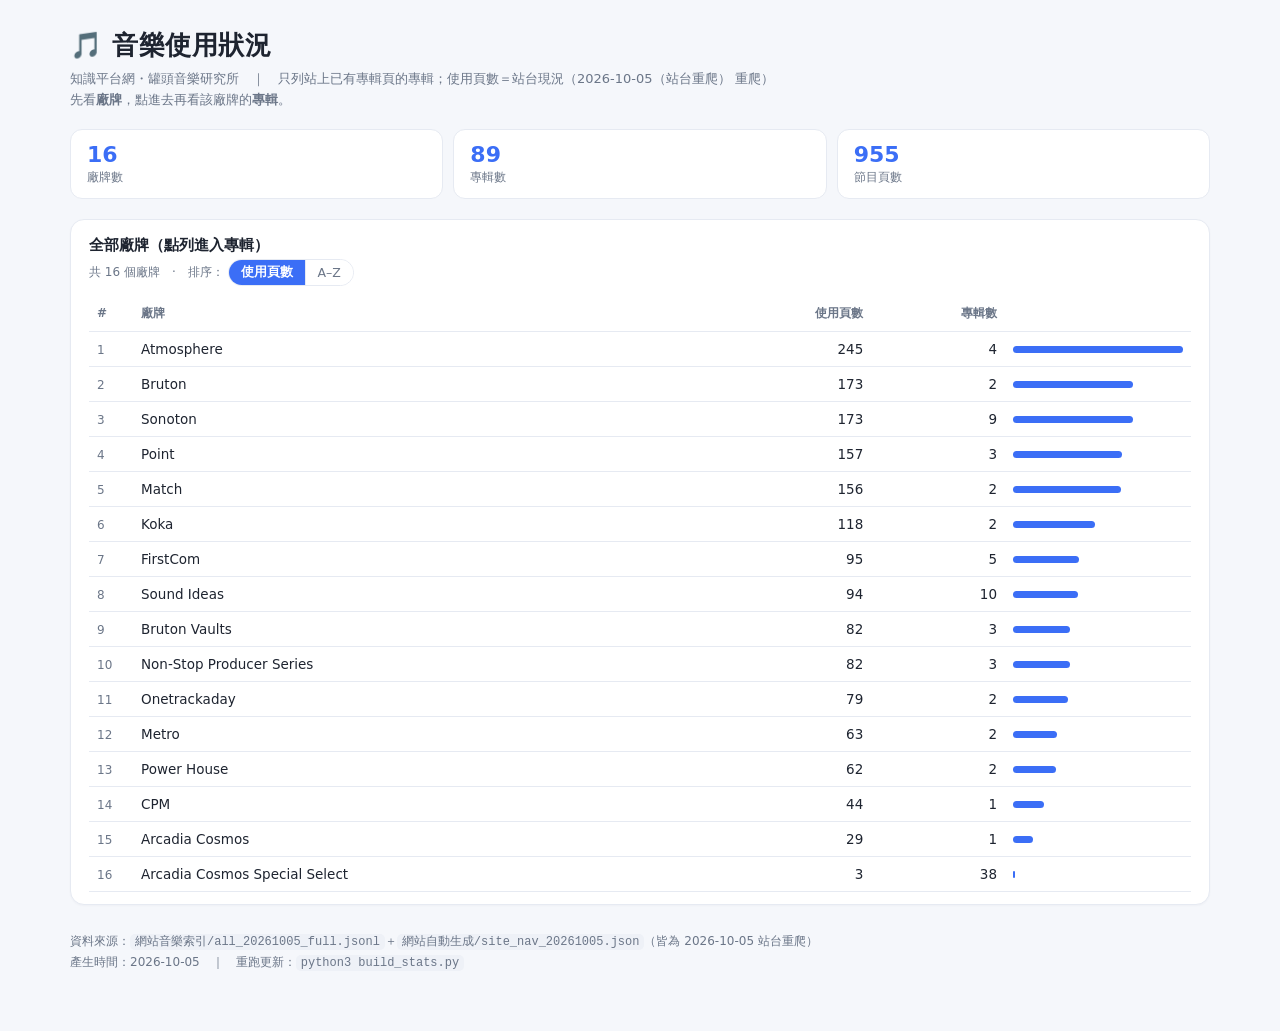
<file: index.html>
<!DOCTYPE html>
<html lang="zh-Hant">
<head>
<meta charset="utf-8">
<meta name="viewport" content="width=device-width, initial-scale=1">
<title>音樂使用狀況｜廠牌 → 專輯</title>
<link rel="stylesheet" href="style.css">
</head>
<body>
<div class="wrap">
  <header>
    <h1>🎵 音樂使用狀況</h1>
    <div class="sub">知識平台網・罐頭音樂研究所　｜　只列站上已有專輯頁的專輯；使用頁數＝站台現況（<span id="srcdate">—</span> 重爬）<br>
      先看<b>廠牌</b>，點進去再看該廠牌的<b>專輯</b>。</div>
    <div class="chips" id="chips"></div>
    <div class="err" id="err">載入 stats.json 失敗。請確認與 index.html 同目錄，並以 http(s) 開啟。</div>
  </header>

  <div class="grid">
    <div class="card wide">
      <h2>全部廠牌（點列進入專輯）</h2>
      <p class="hint">共 <span id="labcount">—</span> 個廠牌　·　排序：
        <span class="seg" id="sortbar">
          <button data-sort="count" class="on">使用頁數</button>
          <button data-sort="az">A–Z</button>
        </span></p>
      <table><thead><tr><th style="width:44px">#</th><th>廠牌</th><th class="n">使用頁數</th><th class="n">專輯數</th><th style="width:180px"></th></tr></thead>
        <tbody id="lablist"></tbody></table>
    </div>
  </div>

  <footer>
    資料來源：<code>網站音樂索引/all_20261005_full.jsonl</code>＋<code>網站自動生成/site_nav_20261005.json</code>（皆為 2026-10-05 站台重爬）<br>
    產生時間：<span id="gen">—</span>　｜　重跑更新：<code>python3 build_stats.py</code>
  </footer>
</div>

<script>
const NUM = n => n.toLocaleString('en-US');
const enc = s => encodeURIComponent(s);
const go  = name => { location.href = 'label.html?b=' + enc(name); };

function makeBar(boxId, labels, values, color, height, onClick){
  const box = document.getElementById(boxId);
  box.style.height = height + 'px';
  const ctx = document.createElement('canvas');
  box.appendChild(ctx);
  return new Chart(ctx, {
    type:'bar',
    data:{ labels, datasets:[{ data:values, backgroundColor:color,
           borderRadius:5, borderSkipped:false, maxBarThickness:20 }] },
    options:{
      indexAxis:'y', responsive:true, maintainAspectRatio:false,
      animation:{duration:600},
      onClick:(e,els)=>{ if(els.length && onClick) onClick(els[0].index); },
      onHover:(e,els)=>{ e.native.target.style.cursor = els.length&&onClick ? 'pointer':'default'; },
      plugins:{ legend:{display:false},
        tooltip:{ callbacks:{ label:c=>' '+NUM(c.raw)+' 頁' } } },
      scales:{
        x:{beginAtZero:true, grid:{color:'#eef1f7'}, ticks:{font:{size:11}, color:'#6b7688', precision:0}},
        y:{grid:{display:false}, ticks:{font:{size:11}, color:'#1e2430', autoSkip:false}}
      }
    }
  });
}

fetch('stats.json',{cache:'no-store'}).then(r=>{ if(!r.ok) throw new Error(r.status); return r.json(); })
.then(d=>{
  document.getElementById('srcdate').textContent = d.source_date;
  document.getElementById('gen').textContent = d.generated;
  const s = d.summary;
  document.getElementById('chips').innerHTML = [
    ['廠牌數', s.labels], ['專輯數', s.albums], ['節目頁數', s.pages]
  ].map(([l,n])=>`<div class="chip"><div class="n">${NUM(n)}</div><div class="l">${l}</div></div>`).join('');

  const labels = d.labels;

  let sortMode = 'count';
  function renderList(){
    const list = labels.slice();
    if (sortMode === 'az') list.sort((a,b)=>a.name.localeCompare(b.name, 'en', {numeric:true}));
    else                    list.sort((a,b)=>b.total - a.total || a.name.localeCompare(b.name));
    const max = list.length ? Math.max(...list.map(l=>l.total)) : 1;
    document.getElementById('labcount').textContent = NUM(list.length);
    document.getElementById('lablist').innerHTML = list.map((l,i)=>`
      <tr data-name="${l.name.replace(/"/g,'&quot;')}" style="cursor:pointer">
        <td><span class="rank">${i+1}</span></td>
        <td>${l.name}</td>
        <td class="n">${NUM(l.total)}</td>
        <td class="n">${NUM(l.n)}</td>
        <td><span class="bar-mini" style="width:${Math.round(l.total/max*170)}px"></span></td>
      </tr>`).join('');
  }
  renderList();
  document.getElementById('sortbar').addEventListener('click', ev=>{
    const b = ev.target.closest('button[data-sort]'); if(!b) return;
    sortMode = b.dataset.sort;
    [...ev.currentTarget.querySelectorAll('button')].forEach(x=>x.classList.toggle('on', x===b));
    renderList();
  });
  document.getElementById('lablist').addEventListener('click', ev=>{
    const tr = ev.target.closest('tr[data-name]'); if (tr) go(tr.dataset.name);
  });
}).catch(e=>{ document.getElementById('err').style.display='block'; console.error(e); });
</script>
</body>
</html>
</file>
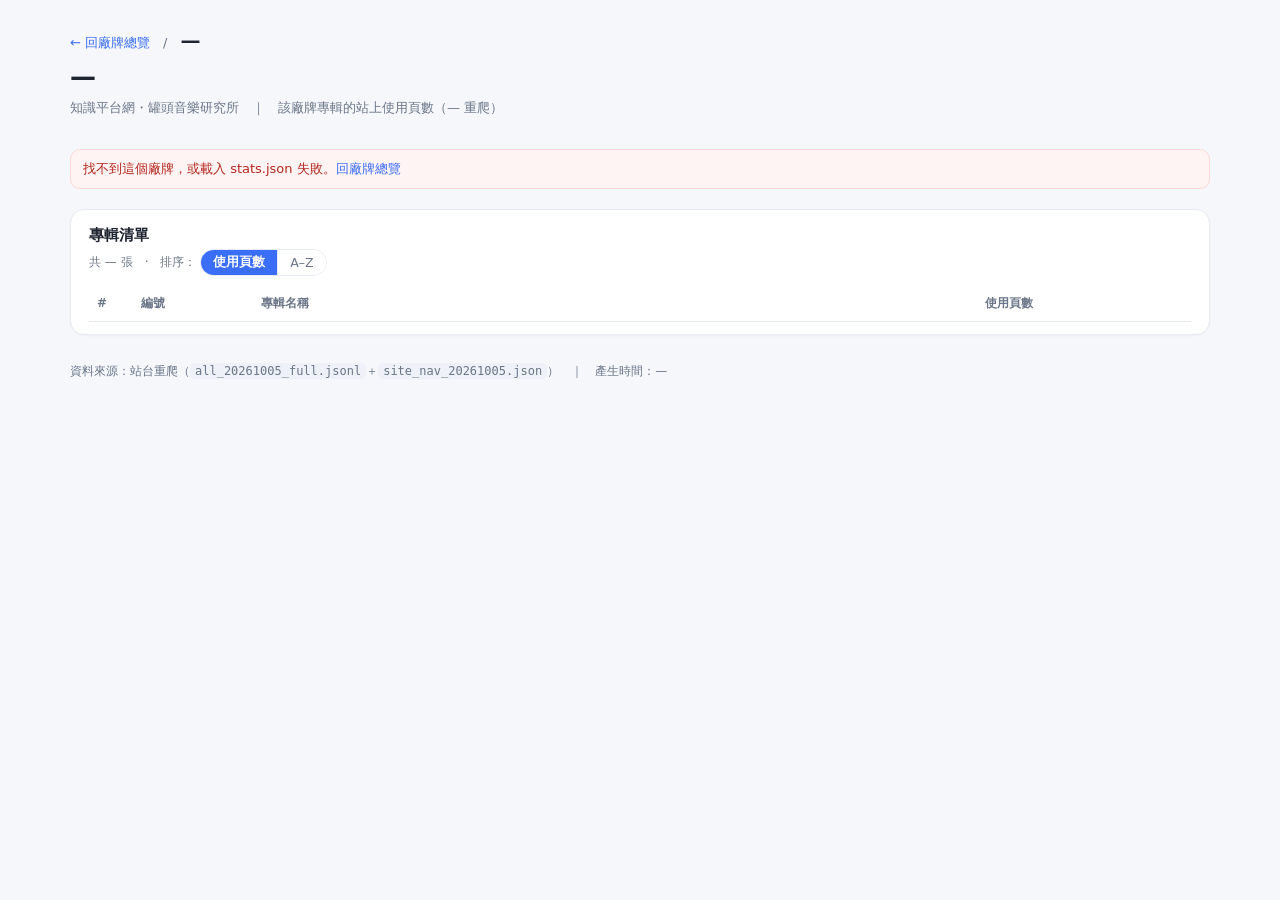
<file: label.html>
<!DOCTYPE html>
<html lang="zh-Hant">
<head>
<meta charset="utf-8">
<meta name="viewport" content="width=device-width, initial-scale=1">
<title>音樂使用狀況｜廠牌</title>
<link rel="stylesheet" href="style.css">
</head>
<body>
<div class="wrap">
  <div class="crumb"><a href="index.html">← 回廠牌總覽</a>　/　<b id="brand">—</b></div>
  <header>
    <h1 id="h1">—</h1>
    <div class="sub">知識平台網・罐頭音樂研究所　｜　該廠牌專輯的站上使用頁數（<span id="srcdate">—</span> 重爬）</div>
    <div class="chips" id="chips"></div>
    <div class="err" id="err">找不到這個廠牌，或載入 stats.json 失敗。<a href="index.html">回廠牌總覽</a></div>
  </header>

  <div class="grid">
    <div class="card wide">
      <h2>專輯清單</h2>
      <p class="hint">共 <span id="acount">—</span> 張　·　排序：
        <span class="seg" id="sortbar">
          <button data-sort="count" class="on">使用頁數</button>
          <button data-sort="az">A–Z</button>
        </span></p>
      <table><thead><tr><th style="width:44px">#</th><th style="width:120px">編號</th><th>專輯名稱</th><th class="n">使用頁數</th><th style="width:150px"></th></tr></thead>
        <tbody id="alist"></tbody></table>
    </div>
  </div>

  <footer>
    資料來源：站台重爬（<code>all_20261005_full.jsonl</code>＋<code>site_nav_20261005.json</code>）　｜　產生時間：<span id="gen">—</span>
  </footer>
</div>

<script>
const NUM = n => n.toLocaleString('en-US');
const params = new URLSearchParams(location.search);
const want = params.get('b') || '';

fetch('stats.json',{cache:'no-store'}).then(r=>{ if(!r.ok) throw new Error(r.status); return r.json(); })
.then(d=>{
  const lab = d.labels.find(l => l.name === want);
  if (!lab) throw new Error('brand not found');
  document.title = '音樂使用狀況｜' + lab.name;
  document.getElementById('brand').textContent = lab.name;
  document.getElementById('h1').textContent = '🏷️ ' + lab.name;
  document.getElementById('srcdate').textContent = d.source_date;
  document.getElementById('gen').textContent = d.generated;
  document.getElementById('chips').innerHTML = [
    ['使用頁數', lab.total], ['專輯數', lab.n],
    ['最多的一張', lab.albums[0] ? lab.albums[0].count : 0]
  ].map(([l,n])=>`<div class="chip"><div class="n">${NUM(n)}</div><div class="l">${l}</div></div>`).join('');

  const alb = lab.albums;
  document.getElementById('acount').textContent = NUM(alb.length);
  let sortMode = 'count';
  function renderAlb(){
    const list = alb.slice();
    if (sortMode === 'az') list.sort((a,b)=>a.code.localeCompare(b.code,'en',{numeric:true}) || a.title.localeCompare(b.title));
    else                    list.sort((a,b)=>b.count - a.count || a.code.localeCompare(b.code,'en',{numeric:true}));
    const max = list.length ? Math.max(...list.map(a=>a.count)) : 1;
    document.getElementById('alist').innerHTML = list.map((a,i)=>`
      <tr><td><span class="rank">${i+1}</span></td><td class="code">${a.code}</td><td>${a.title||'<span class="muted">—</span>'}</td>
        <td class="n${a.count ? '' : ' zero'}">${NUM(a.count)}</td>
        <td><span class="bar-mini" style="width:${Math.round(a.count/max*170)}px;background:#12b5a5"></span></td></tr>`).join('');
  }
  renderAlb();
  document.getElementById('sortbar').addEventListener('click', ev=>{
    const b = ev.target.closest('button[data-sort]'); if(!b) return;
    sortMode = b.dataset.sort;
    [...ev.currentTarget.querySelectorAll('button')].forEach(x=>x.classList.toggle('on', x===b));
    renderAlb();
  });
}).catch(e=>{ document.getElementById('err').style.display='block'; console.error(e); });
</script>
</body>
</html>
</file>
<file: style.css>
:root{
  --bg:#f5f7fb; --card:#ffffff; --ink:#1e2430; --muted:#6b7688;
  --line:#e6eaf2; --brand:#3b6ef6; --accent:#12b5a5;
}
*{box-sizing:border-box}
body{margin:0;background:var(--bg);color:var(--ink);
     font-family:"Noto Sans TC","PingFang TC","Microsoft JhengHei",system-ui,-apple-system,sans-serif;}
.wrap{max-width:1180px;margin:0 auto;padding:28px 20px 60px;}
a{color:var(--brand);text-decoration:none}
a:hover{text-decoration:underline}
header{margin-bottom:20px}
h1{margin:0 0 6px;font-size:26px;letter-spacing:.5px}
.sub{color:var(--muted);font-size:13px;line-height:1.6}
.crumb{font-size:13px;color:var(--muted);margin-bottom:10px}
.crumb b{color:var(--ink);font-size:20px}
.chips{display:flex;flex-wrap:wrap;gap:10px;margin:18px 0 6px}
.chip{background:var(--card);border:1px solid var(--line);border-radius:12px;
      padding:12px 16px;min-width:110px;flex:1 1 110px}
.chip .n{font-size:22px;font-weight:700;color:var(--brand)}
.chip .l{font-size:12px;color:var(--muted);margin-top:2px}
.grid{display:grid;grid-template-columns:1fr;gap:18px;margin-top:18px}
@media(min-width:900px){.grid{grid-template-columns:1fr 1fr}.wide{grid-column:1 / -1}}
.card{background:var(--card);border:1px solid var(--line);border-radius:14px;
      padding:16px 18px 12px;box-shadow:0 1px 2px rgba(20,30,60,.03)}
.card h2{margin:0 0 4px;font-size:15px;font-weight:700}
.card .hint{margin:0 0 10px;font-size:12px;color:var(--muted)}
.cbox{position:relative}
.note{background:#fff8ec;border:1px solid #ffe2b8;color:#8a5a00;
      padding:10px 12px;border-radius:10px;font-size:12.5px;line-height:1.6;margin:14px 0 0}
.err{background:#fff4f4;border:1px solid #ffd7d7;color:#b3261e;padding:10px 12px;
     border-radius:10px;font-size:13px;margin-top:12px;display:none}
table{width:100%;border-collapse:collapse;font-size:13.5px}
th,td{text-align:left;padding:9px 8px;border-bottom:1px solid var(--line)}
th{color:var(--muted);font-weight:600;font-size:12px}
td.n,th.n{text-align:right;font-variant-numeric:tabular-nums}
tbody tr:hover{background:#f7f9ff}
.miss{color:#b3261e;font-size:12.5px}
.muted{color:#aab2c0}
.zero{color:#b9c0cc}
.code{font-variant-numeric:tabular-nums;white-space:nowrap;color:#3d4657}
.seg{display:inline-flex;border:1px solid var(--line);border-radius:999px;overflow:hidden;vertical-align:middle}
.seg button{border:0;background:var(--card);color:var(--muted);font-size:12.5px;padding:4px 12px;cursor:pointer;
           font-family:inherit}
.seg button+button{border-left:1px solid var(--line)}
.seg button.on{background:var(--brand);color:#fff;font-weight:600}
.rank{display:inline-block;min-width:26px;color:var(--muted);font-size:12px}
.bar-mini{height:7px;border-radius:4px;background:#3b6ef6;display:inline-block;vertical-align:middle}
footer{margin-top:26px;color:var(--muted);font-size:12px;line-height:1.7}
code{background:#eef1f7;padding:1px 5px;border-radius:5px;font-size:12px}
.nav{display:flex;gap:6px;margin:0 0 16px;flex-wrap:wrap}
.nav a{padding:7px 16px;border-radius:999px;font-size:13.5px;border:1px solid var(--line);
       background:var(--card);color:var(--muted)}
.nav a.on{background:var(--brand);border-color:var(--brand);color:#fff;font-weight:600}
.nav a:hover{text-decoration:none;border-color:var(--brand);color:var(--brand)}
.nav a.on:hover{color:#fff}
</file>
